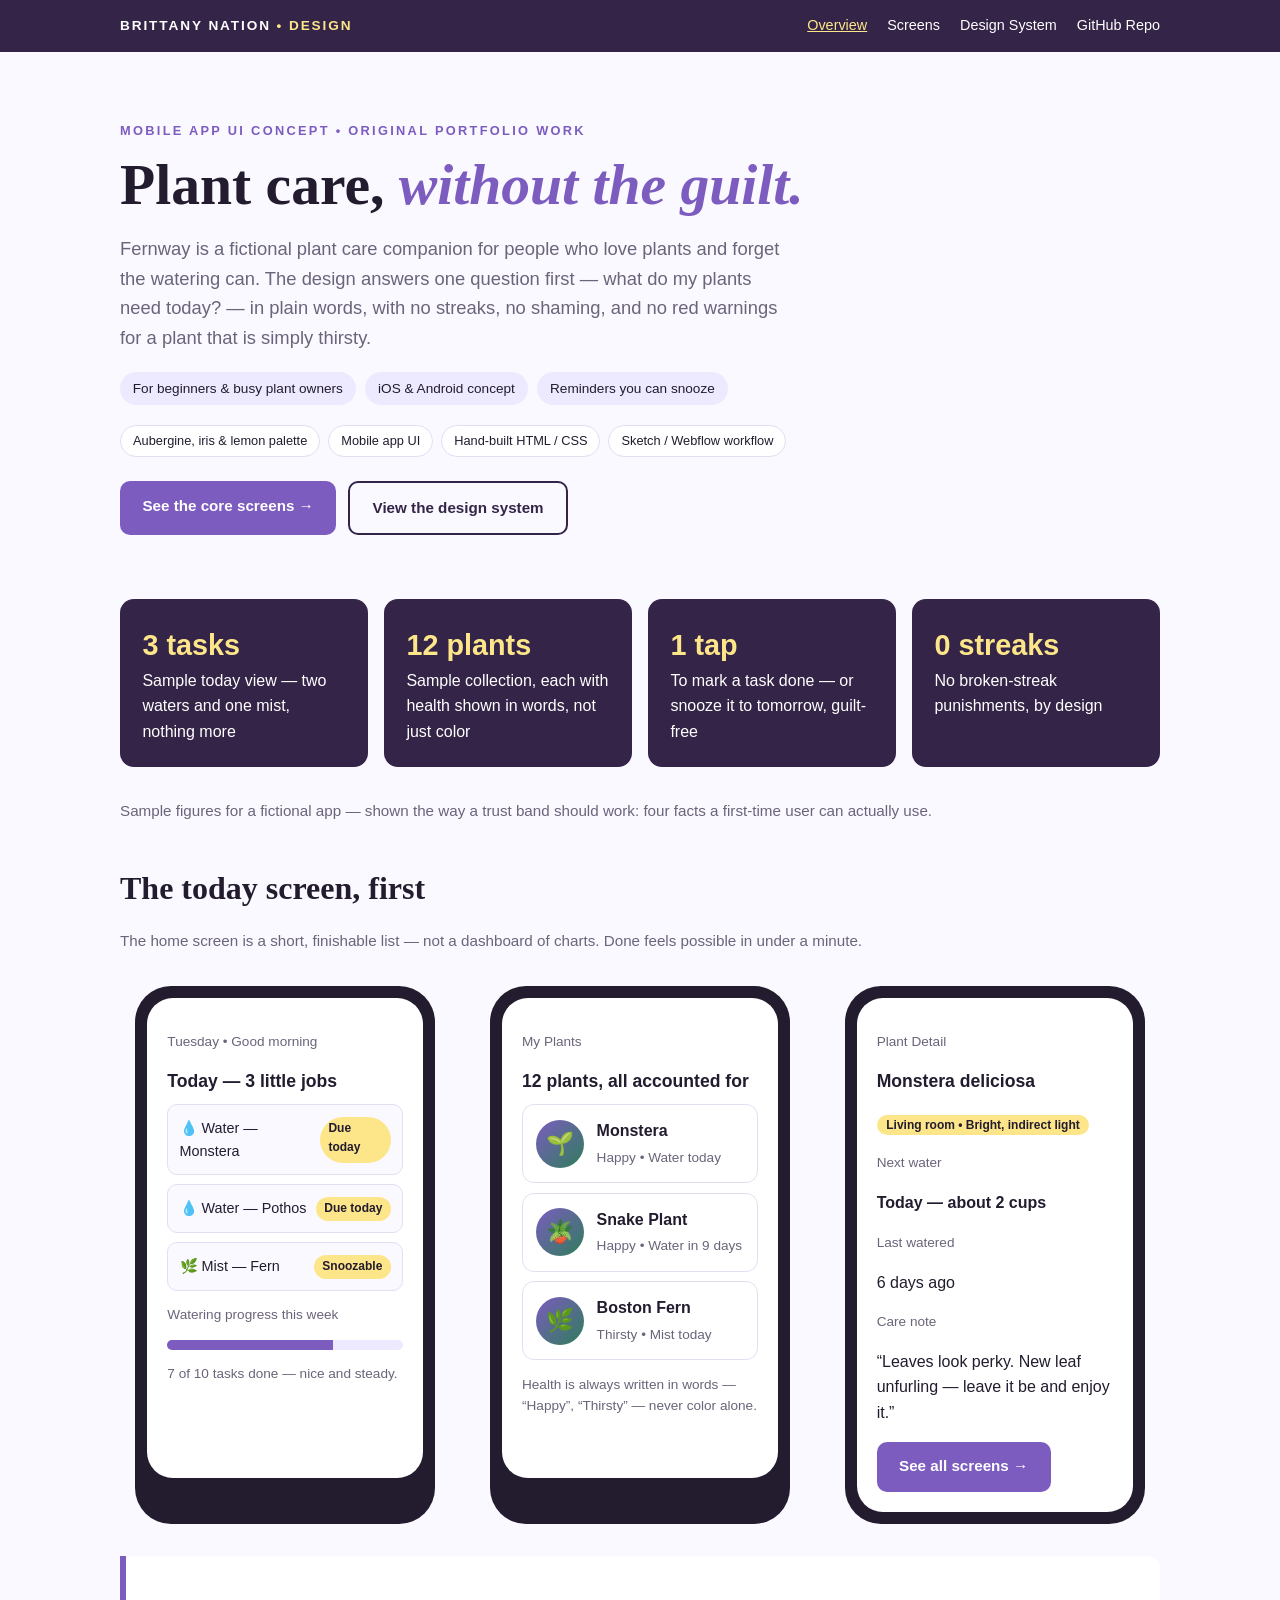
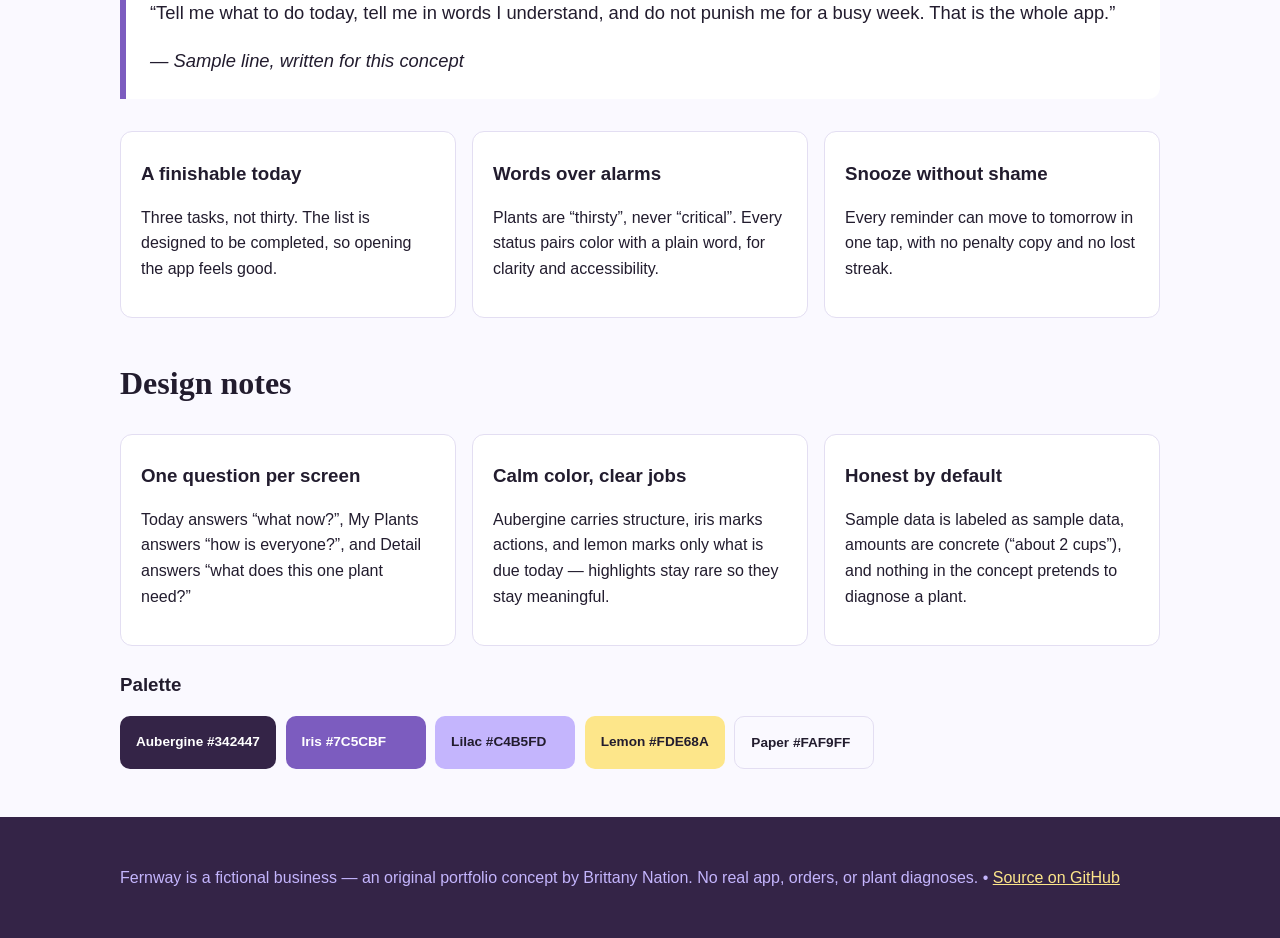
<file: index.html>
<!doctype html>
<html lang="en">
<head>
<meta charset="utf-8">
<meta name="viewport" content="width=device-width, initial-scale=1">
<title>Fernway — Plant Care App UI Concept | Brittany Nation</title>
<meta name="description" content="Fernway is an original mobile app UI concept for a fictional plant care companion — today's watering tasks in plain words, a plant list that shows health at a glance, and gentle reminders, in aubergine, iris, and lemon.">
<meta property="og:type" content="website">
<meta property="og:title" content="Fernway — Plant Care App UI Concept | Brittany Nation">
<meta property="og:description" content="An original mobile app UI concept — plant care without the guilt, with today's tasks, plant health at a glance, and gentle reminders. Designed by Brittany Nation (Sketch / Webflow workflow, hand-built HTML/CSS).">
<meta property="og:url" content="https://brittanynation.github.io/fernway-plant-app-ui/">
<meta property="og:image" content="https://brittanynation.github.io/fernway-plant-app-ui/og-image.png">
<meta property="og:image:width" content="1200">
<meta property="og:image:height" content="627">
<meta name="twitter:card" content="summary_large_image">
<meta name="twitter:title" content="Fernway — Plant Care App UI Concept | Brittany Nation">
<meta name="twitter:description" content="Mobile app UI concept for a fictional plant care companion. Aubergine, iris & lemon. Original portfolio work by Brittany Nation.">
<meta name="twitter:image" content="https://brittanynation.github.io/fernway-plant-app-ui/og-image.png">
<link rel="stylesheet" href="styles.css">
</head>
<body>
<a class="skip" href="#main">Skip to content</a>
<header class="topbar"><div class="wrap"><div class="brand">BRITTANY NATION <span>• DESIGN</span></div><nav class="nav" aria-label="Project"><a href="index.html" aria-current="page">Overview</a><a href="screens.html">Screens</a><a href="system.html">Design System</a><a href="https://github.com/BrittanyNation/fernway-plant-app-ui">GitHub Repo</a></nav></div></header>
<main id="main"><div class="wrap">
  <section class="hero">
    <p class="eyebrow">Mobile App UI Concept • Original Portfolio Work</p>
    <h1>Plant care, <em>without the guilt.</em></h1>
    <p class="lede">Fernway is a fictional plant care companion for people who love plants and forget the watering can. The design answers one question first — what do my plants need today? — in plain words, with no streaks, no shaming, and no red warnings for a plant that is simply thirsty.</p>
    <div class="meta-row"><span>For beginners &amp; busy plant owners</span><span>iOS &amp; Android concept</span><span>Reminders you can snooze</span></div>
    <div class="pills"><span class="pill">Aubergine, iris &amp; lemon palette</span><span class="pill">Mobile app UI</span><span class="pill">Hand-built HTML / CSS</span><span class="pill">Sketch / Webflow workflow</span></div>
    <div class="cta-row"><a class="btn btn-primary" href="screens.html">See the core screens →</a><a class="btn btn-ghost" href="system.html">View the design system</a></div>
  </section>

  <section aria-label="The app at a glance">
    <div class="stats">
      <div class="stat"><strong>3 tasks</strong><span>Sample today view — two waters and one mist, nothing more</span></div>
      <div class="stat"><strong>12 plants</strong><span>Sample collection, each with health shown in words, not just color</span></div>
      <div class="stat"><strong>1 tap</strong><span>To mark a task done — or snooze it to tomorrow, guilt-free</span></div>
      <div class="stat"><strong>0 streaks</strong><span>No broken-streak punishments, by design</span></div>
    </div>
    <p class="hint">Sample figures for a fictional app — shown the way a trust band should work: four facts a first-time user can actually use.</p>
  </section>

  <section aria-label="Phone preview">
    <h2>The today screen, first</h2>
    <p class="hint">The home screen is a short, finishable list — not a dashboard of charts. Done feels possible in under a minute.</p>
    <div class="phones">
      <div class="phone"><div class="screen"><p class="sub">Tuesday • Good morning</p><h4>Today — 3 little jobs</h4>
        <div class="task"><span>💧 Water — Monstera</span><span class="chip">Due today</span></div>
        <div class="task"><span>💧 Water — Pothos</span><span class="chip">Due today</span></div>
        <div class="task"><span>🌿 Mist — Fern</span><span class="chip">Snoozable</span></div>
        <p class="sub">Watering progress this week</p><div class="progress" role="img" aria-label="Watering progress 70 percent"><span style="width:70%"></span></div><p class="sub">7 of 10 tasks done — nice and steady.</p>
      </div></div>
      <div class="phone"><div class="screen"><p class="sub">My Plants</p><h4>12 plants, all accounted for</h4>
        <div class="plant"><div class="avatar" aria-hidden="true">🌱</div><div><strong>Monstera</strong><br><span class="sub">Happy • Water today</span></div></div>
        <div class="plant"><div class="avatar" aria-hidden="true">🪴</div><div><strong>Snake Plant</strong><br><span class="sub">Happy • Water in 9 days</span></div></div>
        <div class="plant"><div class="avatar" aria-hidden="true">🌿</div><div><strong>Boston Fern</strong><br><span class="sub">Thirsty • Mist today</span></div></div>
        <p class="sub">Health is always written in words — “Happy”, “Thirsty” — never color alone.</p>
      </div></div>
      <div class="phone"><div class="screen"><p class="sub">Plant Detail</p><h4>Monstera deliciosa</h4>
        <p><span class="badge badge-lemon">Living room • Bright, indirect light</span></p>
        <p class="sub">Next water</p><p><strong>Today — about 2 cups</strong></p>
        <p class="sub">Last watered</p><p>6 days ago</p>
        <p class="sub">Care note</p><p>“Leaves look perky. New leaf unfurling — leave it be and enjoy it.”</p>
        <a class="btn btn-primary" href="screens.html">See all screens →</a>
      </div></div>
    </div>
  </section>

  <section aria-label="Why this design">
    <div class="story"><p>“Tell me what to do today, tell me in words I understand, and do not punish me for a busy week. That is the whole app.”</p><cite>— Sample line, written for this concept</cite></div>
    <div class="notes">
      <div class="note"><h3>A finishable today</h3><p>Three tasks, not thirty. The list is designed to be completed, so opening the app feels good.</p></div>
      <div class="note"><h3>Words over alarms</h3><p>Plants are “thirsty”, never “critical”. Every status pairs color with a plain word, for clarity and accessibility.</p></div>
      <div class="note"><h3>Snooze without shame</h3><p>Every reminder can move to tomorrow in one tap, with no penalty copy and no lost streak.</p></div>
    </div>
  </section>

  <section aria-label="Design notes">
    <h2>Design notes</h2>
    <div class="notes">
      <div class="note"><h3>One question per screen</h3><p>Today answers “what now?”, My Plants answers “how is everyone?”, and Detail answers “what does this one plant need?”</p></div>
      <div class="note"><h3>Calm color, clear jobs</h3><p>Aubergine carries structure, iris marks actions, and lemon marks only what is due today — highlights stay rare so they stay meaningful.</p></div>
      <div class="note"><h3>Honest by default</h3><p>Sample data is labeled as sample data, amounts are concrete (“about 2 cups”), and nothing in the concept pretends to diagnose a plant.</p></div>
    </div>
    <h3>Palette</h3>
    <div class="swatch">
      <span style="background:#342447;color:#fff">Aubergine #342447</span>
      <span style="background:#7C5CBF;color:#fff">Iris #7C5CBF</span>
      <span style="background:#C4B5FD;color:#221C2E">Lilac #C4B5FD</span>
      <span style="background:#FDE68A;color:#221C2E">Lemon #FDE68A</span>
      <span style="background:#FAF9FF;color:#221C2E;border:1px solid #E3DEF2">Paper #FAF9FF</span>
    </div>
  </section>
</div></main>
<footer><div class="wrap"><p>Fernway is a fictional business — an original portfolio concept by Brittany Nation. No real app, orders, or plant diagnoses. • <a href="https://github.com/BrittanyNation/fernway-plant-app-ui">Source on GitHub</a></p></div></footer>
</body>
</html>
</file>
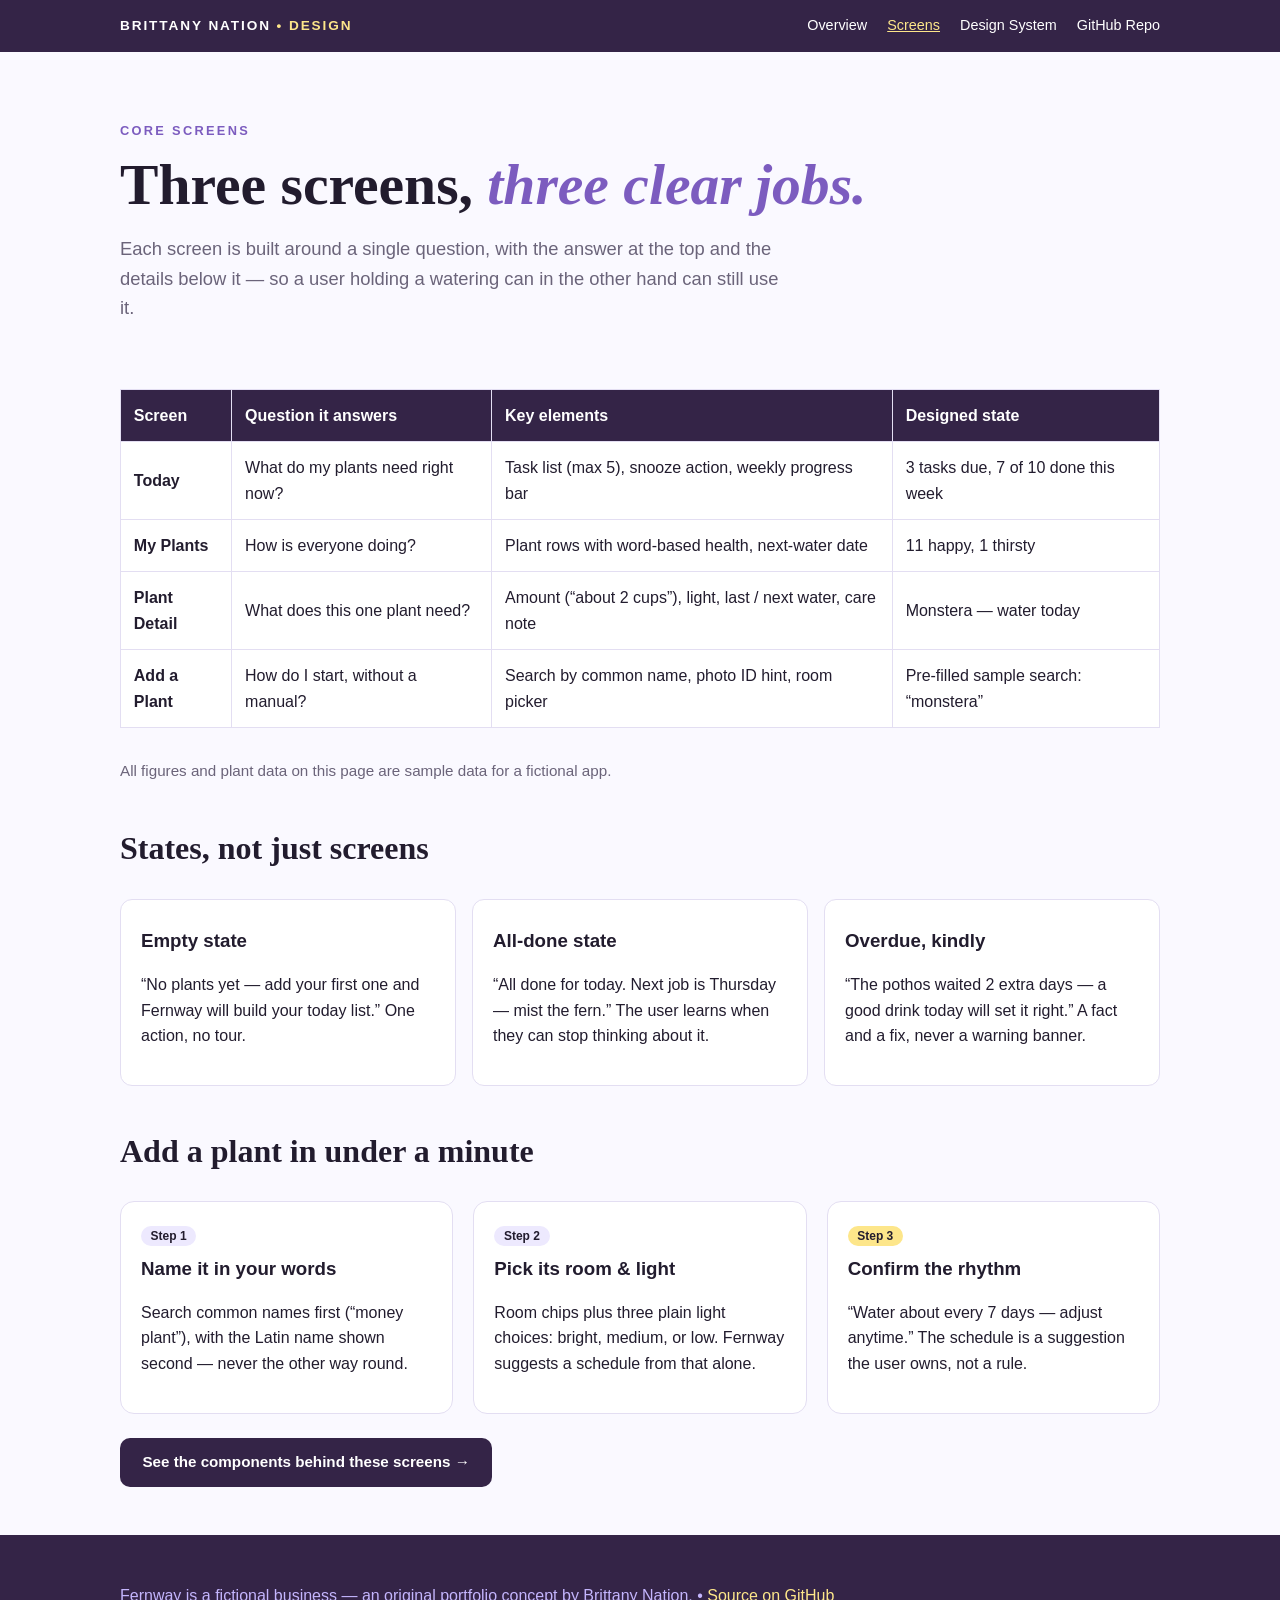
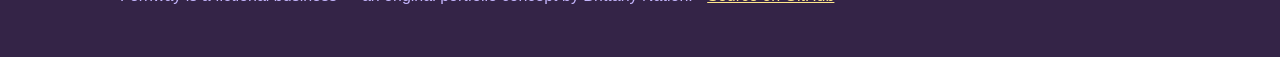
<file: screens.html>
<!doctype html>
<html lang="en">
<head>
<meta charset="utf-8">
<meta name="viewport" content="width=device-width, initial-scale=1">
<title>Screens — Fernway Plant Care App UI Concept | Brittany Nation</title>
<meta name="description" content="Core screens for Fernway, a fictional plant care app UI concept: Today, My Plants, and Plant Detail, in aubergine, iris, and lemon.">
<meta property="og:type" content="website">
<meta property="og:title" content="Screens — Fernway Plant Care App UI Concept | Brittany Nation">
<meta property="og:description" content="Core screens for a fictional plant care app — Today, My Plants, and Plant Detail. Designed by Brittany Nation (Sketch / Webflow workflow, hand-built HTML/CSS).">
<meta property="og:url" content="https://brittanynation.github.io/fernway-plant-app-ui/screens.html">
<meta property="og:image" content="https://brittanynation.github.io/fernway-plant-app-ui/og-image.png">
<meta property="og:image:width" content="1200">
<meta property="og:image:height" content="627">
<meta name="twitter:card" content="summary_large_image">
<meta name="twitter:title" content="Screens — Fernway | Brittany Nation">
<meta name="twitter:description" content="Mobile app UI concept screens for a fictional plant care companion.">
<meta name="twitter:image" content="https://brittanynation.github.io/fernway-plant-app-ui/og-image.png">
<link rel="stylesheet" href="styles.css">
</head>
<body>
<a class="skip" href="#main">Skip to content</a>
<header class="topbar"><div class="wrap"><div class="brand">BRITTANY NATION <span>• DESIGN</span></div><nav class="nav" aria-label="Project"><a href="index.html">Overview</a><a href="screens.html" aria-current="page">Screens</a><a href="system.html">Design System</a><a href="https://github.com/BrittanyNation/fernway-plant-app-ui">GitHub Repo</a></nav></div></header>
<main id="main"><div class="wrap">
  <section class="hero">
    <p class="eyebrow">Core Screens</p>
    <h1>Three screens, <em>three clear jobs.</em></h1>
    <p class="lede">Each screen is built around a single question, with the answer at the top and the details below it — so a user holding a watering can in the other hand can still use it.</p>
  </section>

  <section aria-label="Screen breakdown">
    <div class="tablewrap"><table>
      <thead><tr><th>Screen</th><th>Question it answers</th><th>Key elements</th><th>Designed state</th></tr></thead>
      <tbody>
        <tr><td><strong>Today</strong></td><td>What do my plants need right now?</td><td>Task list (max 5), snooze action, weekly progress bar</td><td>3 tasks due, 7 of 10 done this week</td></tr>
        <tr><td><strong>My Plants</strong></td><td>How is everyone doing?</td><td>Plant rows with word-based health, next-water date</td><td>11 happy, 1 thirsty</td></tr>
        <tr><td><strong>Plant Detail</strong></td><td>What does this one plant need?</td><td>Amount (“about 2 cups”), light, last / next water, care note</td><td>Monstera — water today</td></tr>
        <tr><td><strong>Add a Plant</strong></td><td>How do I start, without a manual?</td><td>Search by common name, photo ID hint, room picker</td><td>Pre-filled sample search: “monstera”</td></tr>
      </tbody>
    </table></div>
    <p class="hint">All figures and plant data on this page are sample data for a fictional app.</p>
  </section>

  <section aria-label="States and honesty">
    <h2>States, not just screens</h2>
    <div class="notes">
      <div class="note"><h3>Empty state</h3><p>“No plants yet — add your first one and Fernway will build your today list.” One action, no tour.</p></div>
      <div class="note"><h3>All-done state</h3><p>“All done for today. Next job is Thursday — mist the fern.” The user learns when they can stop thinking about it.</p></div>
      <div class="note"><h3>Overdue, kindly</h3><p>“The pothos waited 2 extra days — a good drink today will set it right.” A fact and a fix, never a warning banner.</p></div>
    </div>
  </section>

  <section aria-label="Add a plant flow">
    <h2>Add a plant in under a minute</h2>
    <div class="grid3">
      <article class="card"><div class="card-body"><span class="badge">Step 1</span><h3>Name it in your words</h3><p>Search common names first (“money plant”), with the Latin name shown second — never the other way round.</p></div></article>
      <article class="card"><div class="card-body"><span class="badge">Step 2</span><h3>Pick its room &amp; light</h3><p>Room chips plus three plain light choices: bright, medium, or low. Fernway suggests a schedule from that alone.</p></div></article>
      <article class="card"><div class="card-body"><span class="badge badge-lemon">Step 3</span><h3>Confirm the rhythm</h3><p>“Water about every 7 days — adjust anytime.” The schedule is a suggestion the user owns, not a rule.</p></div></article>
    </div>
    <div class="cta-row"><a class="btn btn-dark" href="system.html">See the components behind these screens →</a></div>
  </section>
</div></main>
<footer><div class="wrap"><p>Fernway is a fictional business — an original portfolio concept by Brittany Nation. • <a href="https://github.com/BrittanyNation/fernway-plant-app-ui">Source on GitHub</a></p></div></footer>
</body>
</html>
</file>
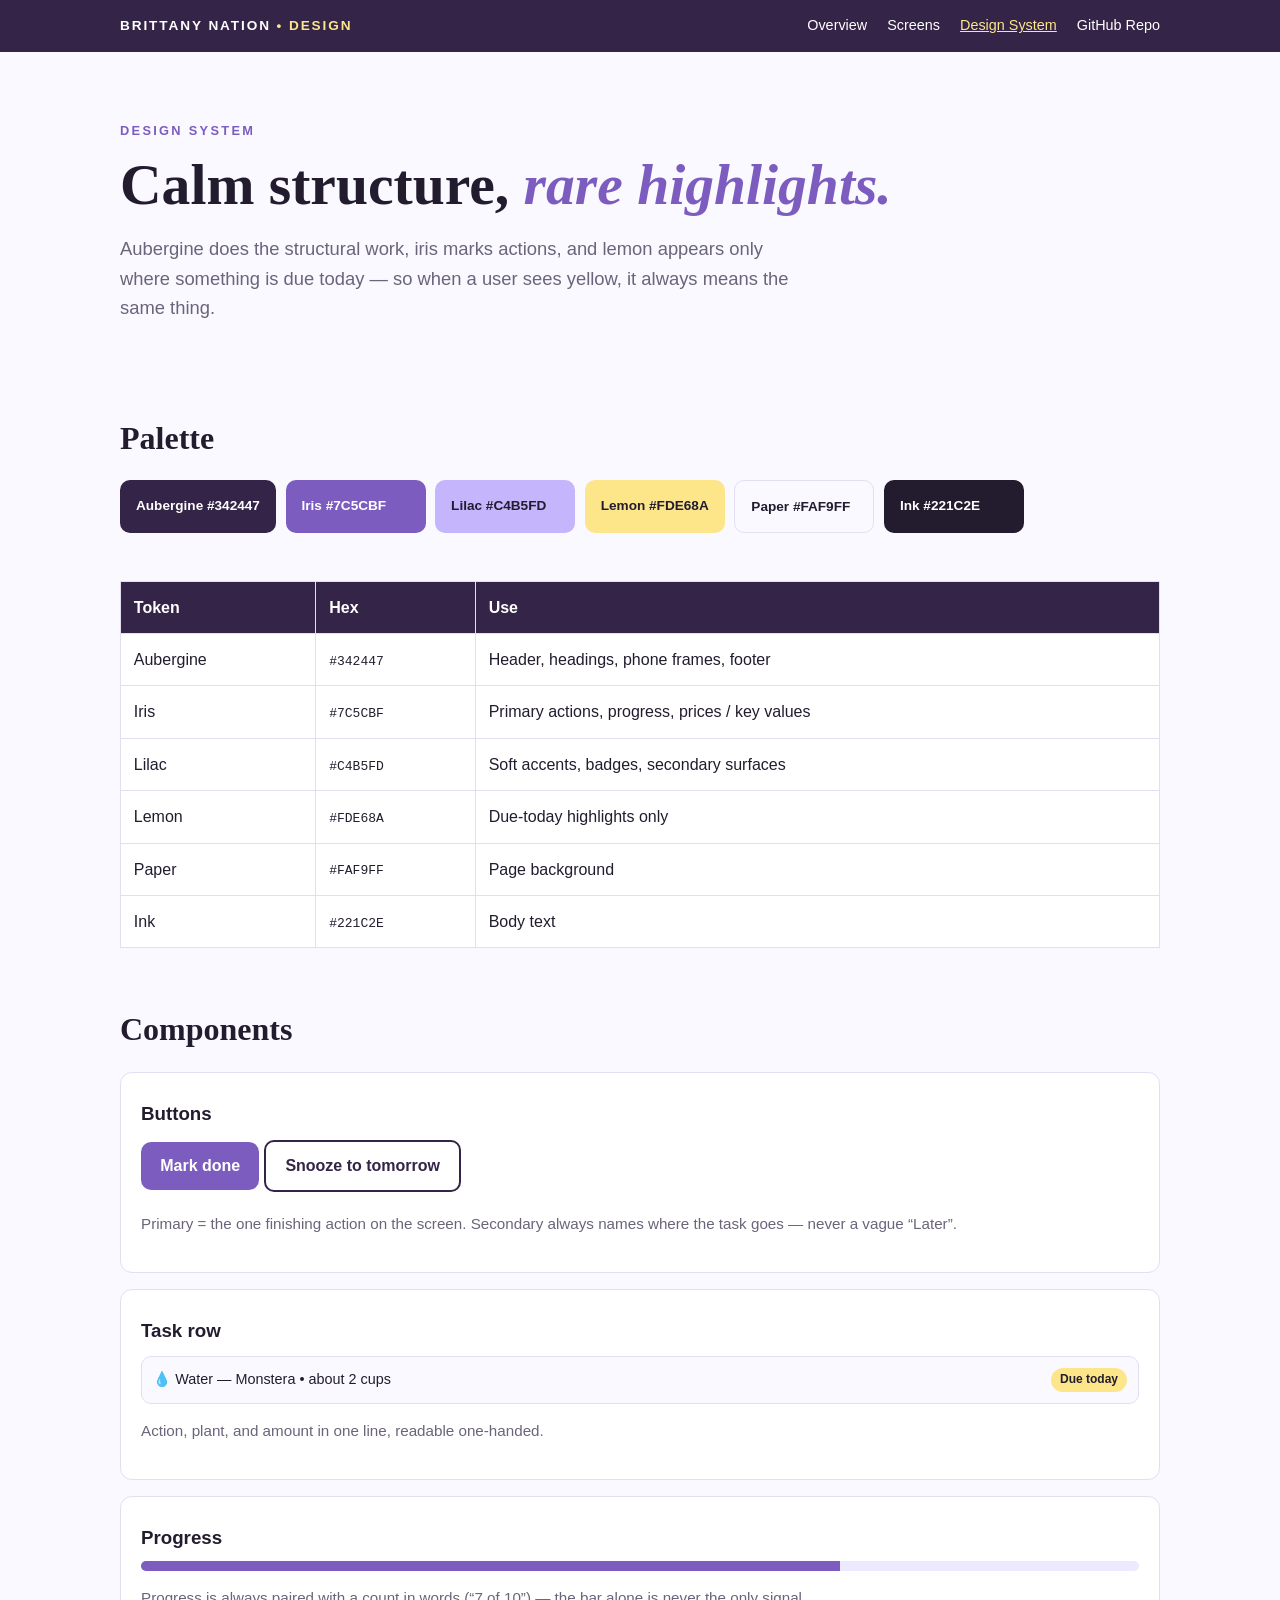
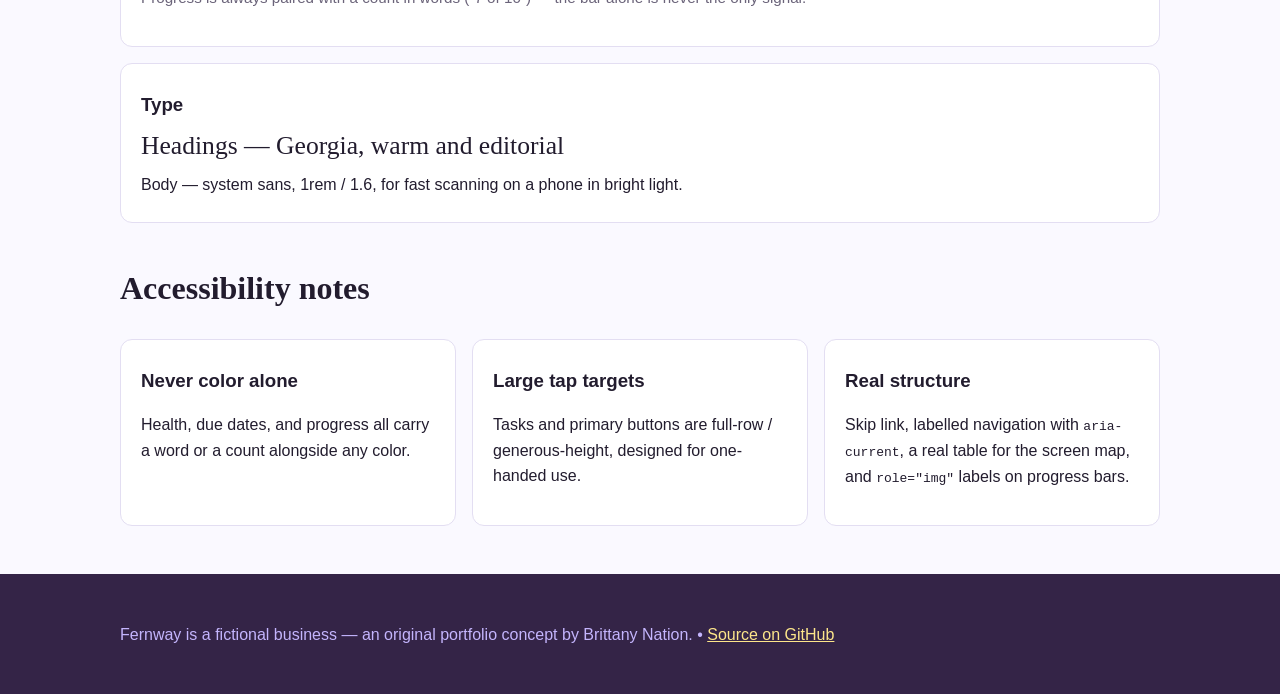
<file: system.html>
<!doctype html>
<html lang="en">
<head>
<meta charset="utf-8">
<meta name="viewport" content="width=device-width, initial-scale=1">
<title>Design System — Fernway Plant Care App UI Concept | Brittany Nation</title>
<meta name="description" content="Design system for Fernway, a fictional plant care app UI concept: palette, type, and components in aubergine, iris, and lemon.">
<meta property="og:type" content="website">
<meta property="og:title" content="Design System — Fernway Plant Care App UI Concept | Brittany Nation">
<meta property="og:description" content="Palette, type, and components for a fictional plant care app UI concept. Designed by Brittany Nation (Sketch / Webflow workflow, hand-built HTML/CSS).">
<meta property="og:url" content="https://brittanynation.github.io/fernway-plant-app-ui/system.html">
<meta property="og:image" content="https://brittanynation.github.io/fernway-plant-app-ui/og-image.png">
<meta property="og:image:width" content="1200">
<meta property="og:image:height" content="627">
<meta name="twitter:card" content="summary_large_image">
<meta name="twitter:title" content="Design System — Fernway | Brittany Nation">
<meta name="twitter:description" content="Mobile app UI design system — palette, type, and components.">
<meta name="twitter:image" content="https://brittanynation.github.io/fernway-plant-app-ui/og-image.png">
<link rel="stylesheet" href="styles.css">
</head>
<body>
<a class="skip" href="#main">Skip to content</a>
<header class="topbar"><div class="wrap"><div class="brand">BRITTANY NATION <span>• DESIGN</span></div><nav class="nav" aria-label="Project"><a href="index.html">Overview</a><a href="screens.html">Screens</a><a href="system.html" aria-current="page">Design System</a><a href="https://github.com/BrittanyNation/fernway-plant-app-ui">GitHub Repo</a></nav></div></header>
<main id="main"><div class="wrap">
  <section class="hero">
    <p class="eyebrow">Design System</p>
    <h1>Calm structure, <em>rare highlights.</em></h1>
    <p class="lede">Aubergine does the structural work, iris marks actions, and lemon appears only where something is due today — so when a user sees yellow, it always means the same thing.</p>
  </section>

  <section aria-label="Palette">
    <h2>Palette</h2>
    <div class="swatch">
      <span style="background:#342447;color:#fff">Aubergine #342447</span>
      <span style="background:#7C5CBF;color:#fff">Iris #7C5CBF</span>
      <span style="background:#C4B5FD;color:#221C2E">Lilac #C4B5FD</span>
      <span style="background:#FDE68A;color:#221C2E">Lemon #FDE68A</span>
      <span style="background:#FAF9FF;color:#221C2E;border:1px solid #E3DEF2">Paper #FAF9FF</span>
      <span style="background:#221C2E;color:#fff">Ink #221C2E</span>
    </div>
    <div class="tablewrap"><table>
      <thead><tr><th>Token</th><th>Hex</th><th>Use</th></tr></thead>
      <tbody>
        <tr><td>Aubergine</td><td><code>#342447</code></td><td>Header, headings, phone frames, footer</td></tr>
        <tr><td>Iris</td><td><code>#7C5CBF</code></td><td>Primary actions, progress, prices / key values</td></tr>
        <tr><td>Lilac</td><td><code>#C4B5FD</code></td><td>Soft accents, badges, secondary surfaces</td></tr>
        <tr><td>Lemon</td><td><code>#FDE68A</code></td><td>Due-today highlights only</td></tr>
        <tr><td>Paper</td><td><code>#FAF9FF</code></td><td>Page background</td></tr>
        <tr><td>Ink</td><td><code>#221C2E</code></td><td>Body text</td></tr>
      </tbody>
    </table></div>
  </section>

  <section aria-label="Components">
    <h2>Components</h2>
    <div class="comp"><h3>Buttons</h3><span class="btn-demo">Mark done</span><span class="btn-demo secondary">Snooze to tomorrow</span><p class="hint">Primary = the one finishing action on the screen. Secondary always names where the task goes — never a vague “Later”.</p></div>
    <div class="comp"><h3>Task row</h3><div class="task"><span>💧 Water — Monstera • about 2 cups</span><span class="chip">Due today</span></div><p class="hint">Action, plant, and amount in one line, readable one-handed.</p></div>
    <div class="comp"><h3>Progress</h3><div class="progress" role="img" aria-label="Progress example 70 percent"><span style="width:70%"></span></div><p class="hint">Progress is always paired with a count in words (“7 of 10”) — the bar alone is never the only signal.</p></div>
    <div class="comp"><h3>Type</h3><p style="font-family:Georgia,serif;font-size:1.6rem;margin:.3rem 0">Headings — Georgia, warm and editorial</p><p style="margin:.3rem 0">Body — system sans, 1rem / 1.6, for fast scanning on a phone in bright light.</p></div>
  </section>

  <section aria-label="Accessibility notes">
    <h2>Accessibility notes</h2>
    <div class="notes">
      <div class="note"><h3>Never color alone</h3><p>Health, due dates, and progress all carry a word or a count alongside any color.</p></div>
      <div class="note"><h3>Large tap targets</h3><p>Tasks and primary buttons are full-row / generous-height, designed for one-handed use.</p></div>
      <div class="note"><h3>Real structure</h3><p>Skip link, labelled navigation with <code>aria-current</code>, a real table for the screen map, and <code>role="img"</code> labels on progress bars.</p></div>
    </div>
  </section>
</div></main>
<footer><div class="wrap"><p>Fernway is a fictional business — an original portfolio concept by Brittany Nation. • <a href="https://github.com/BrittanyNation/fernway-plant-app-ui">Source on GitHub</a></p></div></footer>
</body>
</html>
</file>
<file: styles.css>
:root{--aubergine:#342447;--iris:#7C5CBF;--lilac:#C4B5FD;--lemon:#FDE68A;--paper:#FAF9FF;--ink:#221C2E;--muted:#6B647A;--line:#E3DEF2;--white:#fff;--green:#2F7D5B}
*{box-sizing:border-box}body{margin:0;font-family:Arial,Helvetica,sans-serif;background:var(--paper);color:var(--ink);line-height:1.6}
.skip{position:absolute;left:-9999px}.skip:focus{left:1rem;top:1rem;background:#fff;padding:.5rem 1rem;z-index:10}
.wrap{max-width:1080px;margin:0 auto;padding:0 1.25rem}
.topbar{background:var(--aubergine);color:#fff}.topbar .wrap{display:flex;justify-content:space-between;align-items:center;padding:.9rem 1.25rem;flex-wrap:wrap;gap:.75rem}
.brand{font-weight:700;letter-spacing:.14em;font-size:.85rem}.brand span{color:var(--lemon)}
.nav{display:flex;gap:1.25rem;flex-wrap:wrap}.nav a{color:#fff;text-decoration:none;font-size:.9rem}.nav a:hover,.nav a[aria-current]{color:var(--lemon);text-decoration:underline}
.hero{padding:3.5rem 0 2rem}.eyebrow{letter-spacing:.18em;text-transform:uppercase;color:var(--iris);font-size:.8rem;font-weight:700}
h1{font-size:clamp(2.2rem,5vw,3.6rem);line-height:1.08;margin:.5rem 0 1rem;font-family:Georgia,serif}h1 em{color:var(--iris)}
.lede{font-size:1.15rem;max-width:42rem;color:var(--muted)}
.meta-row{display:flex;gap:.6rem;flex-wrap:wrap;margin:1.25rem 0}.meta-row span{background:#EDE9FE;padding:.35rem .8rem;border-radius:999px;font-size:.85rem}
.pills{display:flex;gap:.5rem;flex-wrap:wrap;margin:1rem 0}.pill{border:1px solid var(--line);background:#fff;padding:.3rem .75rem;border-radius:999px;font-size:.8rem}
.cta-row{display:flex;gap:.75rem;flex-wrap:wrap;margin-top:1.5rem}
.btn{display:inline-block;padding:.8rem 1.4rem;border-radius:10px;text-decoration:none;font-weight:700;font-size:.95rem}
.btn-primary{background:var(--iris);color:#fff}.btn-dark{background:var(--aubergine);color:#fff}.btn-ghost{border:2px solid var(--aubergine);color:var(--aubergine);background:transparent}
.stats{display:grid;grid-template-columns:repeat(auto-fit,minmax(200px,1fr));gap:1rem;margin:2rem 0}
.stat{background:var(--aubergine);color:#fff;padding:1.4rem;border-radius:14px}.stat strong{display:block;font-size:1.8rem;color:var(--lemon)}
.hint{color:var(--muted);font-size:.95rem}h2{font-size:2rem;margin:2.5rem 0 .5rem;font-family:Georgia,serif}h3{margin:.4rem 0}
.grid3{display:grid;grid-template-columns:repeat(auto-fit,minmax(260px,1fr));gap:1.25rem;margin:1.5rem 0}
.card{background:#fff;border:1px solid var(--line);border-radius:14px;overflow:hidden}.card-body{padding:1.25rem}
.badge{background:#EDE9FE;padding:.2rem .6rem;border-radius:999px;font-size:.75rem;font-weight:700}.badge-lemon{background:var(--lemon)}
.price{font-size:1.2rem;font-weight:700;color:var(--iris)}
.phones{display:grid;grid-template-columns:repeat(auto-fit,minmax(240px,1fr));gap:1.5rem;margin:2rem 0}
.phone{background:var(--ink);border-radius:36px;padding:12px;max-width:300px;margin:0 auto;width:100%}
.screen{background:#fff;border-radius:26px;padding:1.25rem;min-height:480px}
.screen h4{margin:.2rem 0;font-size:1.1rem}.screen .sub{color:var(--muted);font-size:.85rem}
.task{display:flex;justify-content:space-between;gap:.5rem;background:var(--paper);border:1px solid var(--line);border-radius:10px;padding:.7rem;margin:.6rem 0;font-size:.9rem}
.chip{display:inline-block;background:var(--lemon);padding:.15rem .55rem;border-radius:999px;font-size:.75rem;font-weight:700}
.progress{height:10px;background:#EDE9FE;border-radius:999px;overflow:hidden;margin:.5rem 0}.progress span{display:block;height:100%;background:var(--iris)}
.plant{display:flex;gap:.8rem;align-items:center;border:1px solid var(--line);border-radius:12px;padding:.8rem;margin:.6rem 0}.avatar{width:48px;height:48px;border-radius:50%;background:linear-gradient(135deg,var(--iris),var(--green));display:flex;align-items:center;justify-content:center;font-size:1.4rem;flex:none}
.notes{display:grid;grid-template-columns:repeat(auto-fit,minmax(240px,1fr));gap:1rem;margin:1.5rem 0}
.note{background:#fff;border:1px solid var(--line);border-radius:12px;padding:1.25rem}
.story{background:#fff;border-left:6px solid var(--iris);padding:1.5rem;border-radius:0 12px 12px 0;margin:2rem 0;font-size:1.15rem}
.swatch{display:flex;flex-wrap:wrap;gap:.6rem;margin:1rem 0 2rem}.swatch span{padding:.9rem 1rem;border-radius:10px;font-size:.85rem;min-width:140px;font-weight:700}
table{width:100%;border-collapse:collapse;background:#fff;margin:1rem 0}th,td{padding:.8rem;border:1px solid var(--line);text-align:left}th{background:var(--aubergine);color:#fff}
.tablewrap{overflow-x:auto}
.comp{background:#fff;border:1px solid var(--line);border-radius:12px;padding:1.25rem;margin:1rem 0}
.btn-demo{display:inline-block;background:var(--iris);color:#fff;padding:.7rem 1.2rem;border-radius:10px;font-weight:700;margin:.3rem .3rem .3rem 0}.btn-demo.secondary{background:#fff;color:var(--aubergine);border:2px solid var(--aubergine)}
footer{background:var(--aubergine);color:var(--lilac);padding:2rem 0;margin-top:3rem}footer a{color:var(--lemon)}
@media(max-width:600px){.screen{min-height:auto}}
</file>
